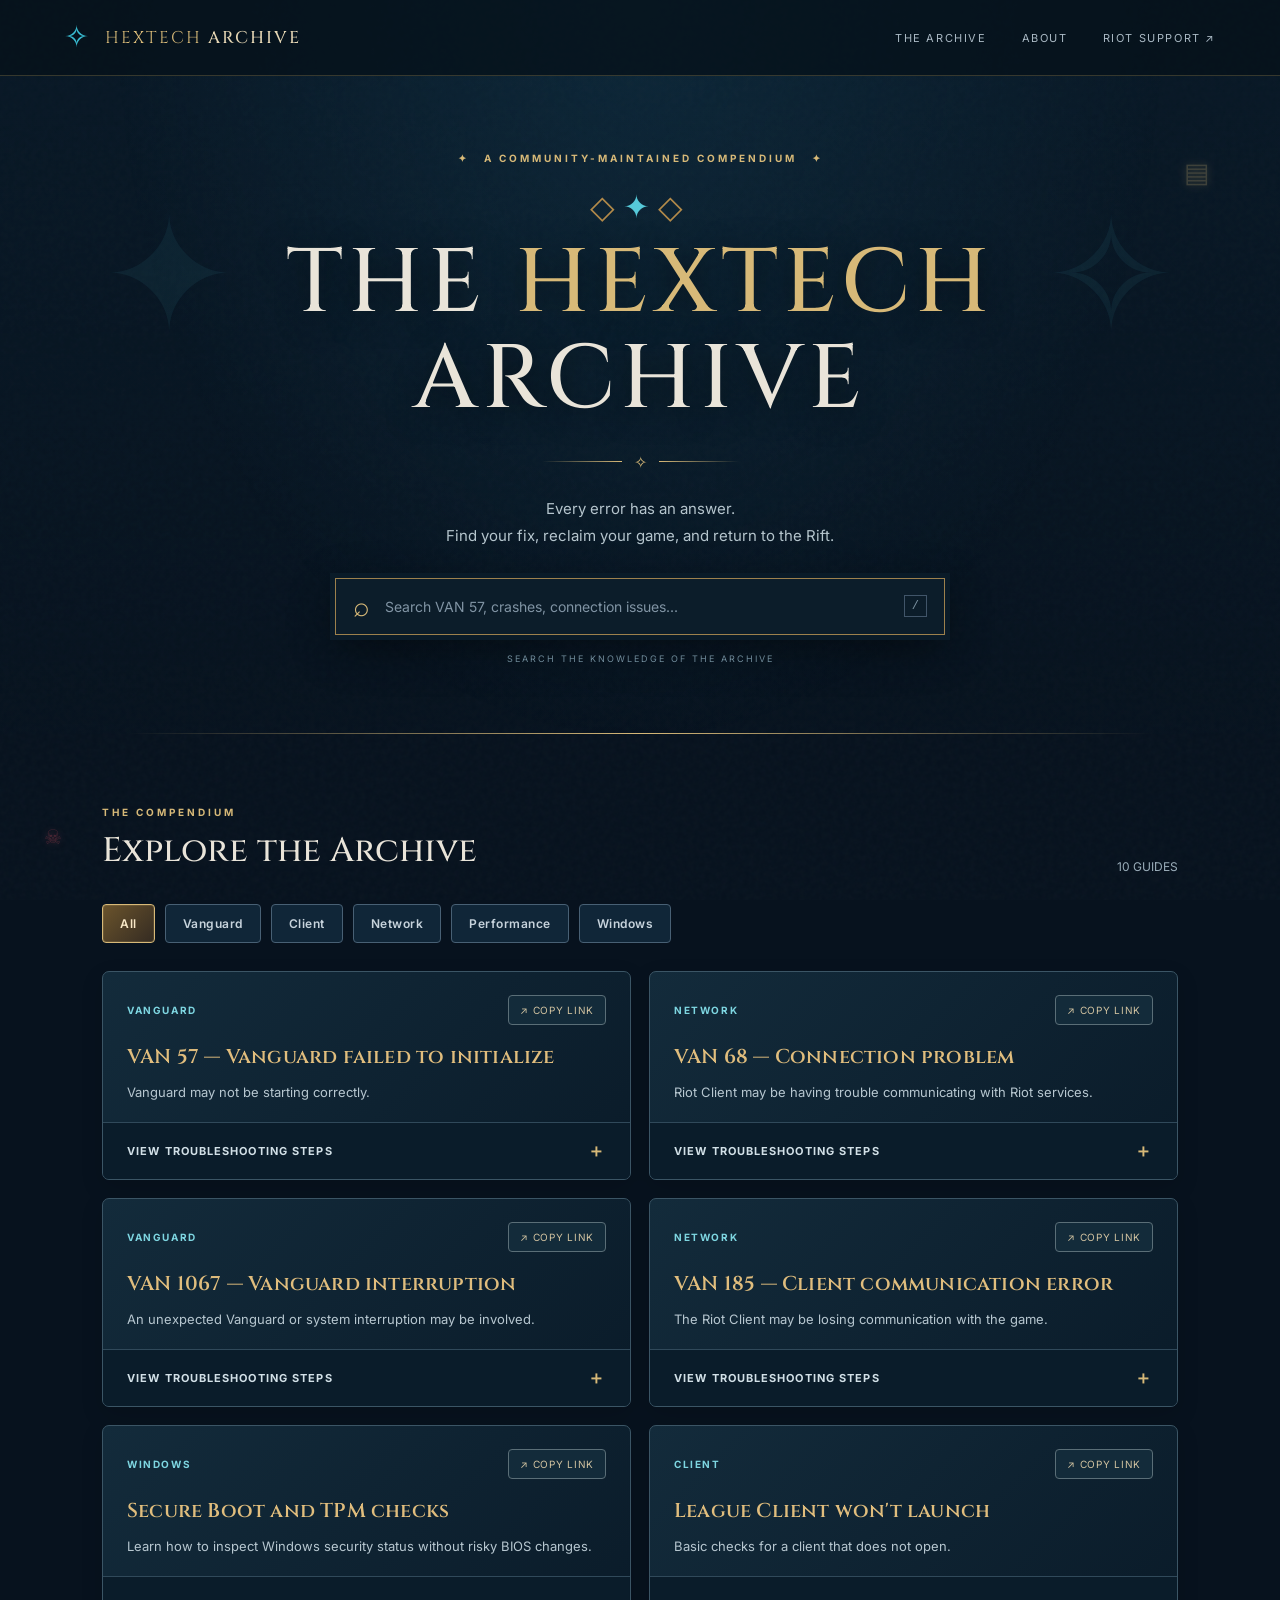
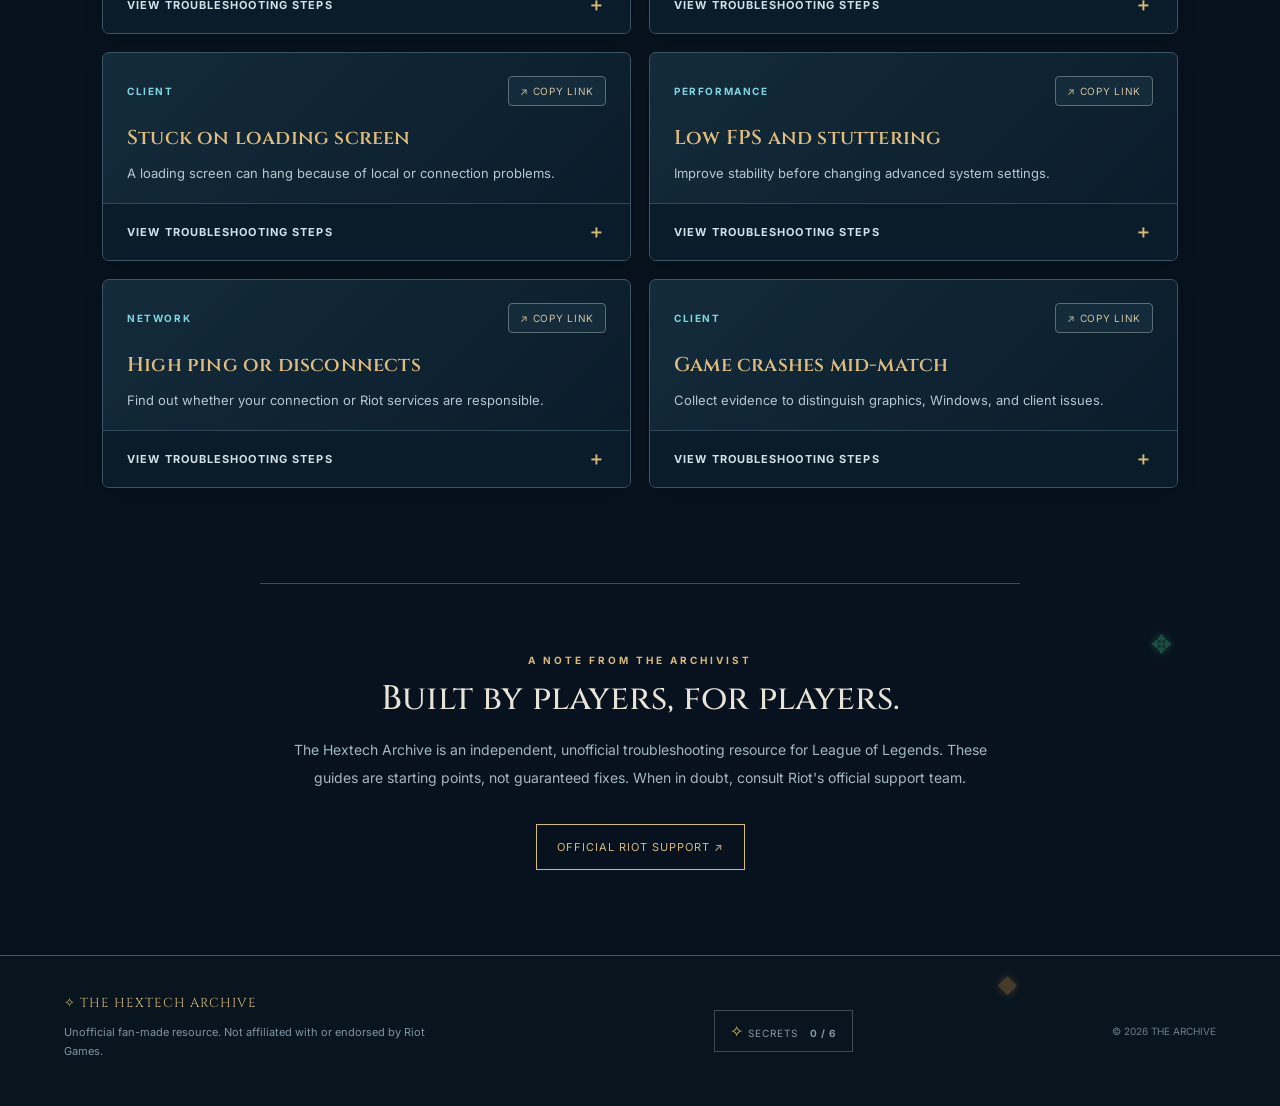
<file: index.html>
<!doctype html><html lang="en"><head><meta charset="utf-8"><meta name="viewport" content="width=device-width,initial-scale=1"><meta name="theme-color" content="#081421"><meta name="description" content="The Hextech Archive: an unofficial League of Legends troubleshooting library."><title>The Hextech Archive | League Troubleshooting</title><link rel="stylesheet" href="styles.css"></head><body><div class="grain"></div><header class="topbar"><a class="brand" href="#home" aria-label="The Hextech Archive home"><span class="brand-icon">✧</span><span>HEXTECH <b>ARCHIVE</b></span></a><nav><a href="#guides">THE ARCHIVE</a><a href="#about">ABOUT</a><a href="https://support-leagueoflegends.riotgames.com/" target="_blank" rel="noopener">RIOT SUPPORT ↗</a></nav></header><main id="home"><section class="hero"><div class="hero-decoration hero-left">✦</div><div class="hero-decoration hero-right">✧</div><div class="eyebrow">✦ &nbsp; A COMMUNITY-MAINTAINED COMPENDIUM &nbsp; ✦</div><div class="sigil" aria-hidden="true">◇<span>✦</span>◇</div><h1>THE <em>HEXTECH</em><br>ARCHIVE</h1><div class="ornament"><span></span>✧<span></span></div><p>Every error has an answer.<br>Find your fix, reclaim your game, and return to the Rift.</p><div class="searchbox"><span>⌕</span><input id="search" type="search" placeholder="Search VAN 57, crashes, connection issues..." aria-label="Search troubleshooting guides" autocomplete="off"><kbd>/</kbd></div><div class="hero-note">SEARCH THE KNOWLEDGE OF THE ARCHIVE</div></section><section id="guides" class="content"><div class="section-heading"><div><div class="eyebrow">THE COMPENDIUM</div><h2>Explore the Archive</h2></div><span id="articleCount" class="count"></span></div><div class="filters" id="filters" aria-label="Filter guides"></div><div id="results" class="results"></div><div id="empty" class="empty" hidden><h3>No scrolls found</h3><p>Try a different error code or keyword.</p></div></section><section class="about" id="about"><div class="eyebrow">A NOTE FROM THE ARCHIVIST</div><h2>Built by players, for players.</h2><p>The Hextech Archive is an independent, unofficial troubleshooting resource for League of Legends. These guides are starting points, not guaranteed fixes. When in doubt, consult Riot's official support team.</p><a href="https://support-leagueoflegends.riotgames.com/" target="_blank" rel="noopener" class="outline-link">OFFICIAL RIOT SUPPORT ↗</a></section></main><footer><div><span class="footer-brand">✧ THE HEXTECH ARCHIVE</span><p>Unofficial fan-made resource. Not affiliated with or endorsed by Riot Games.</p></div><button class="secrets" id="secrets" title="Some knowledge is hidden..." aria-label="Secrets discovered"><span>✧</span> SECRETS <strong id="secretCount">0 / 6</strong></button><span class="copyright">© <span id="year"></span> THE ARCHIVE</span></footer><div id="toast" role="status" aria-live="polite"></div><div id="secretModal" class="modal" hidden><div class="modal-inner"><button id="closeModal" class="close" aria-label="Close">×</button><div class="eyebrow">THE ARCHIVIST'S LEDGER</div><h2>Secrets of the Archive</h2><p>Six legends hide within these halls. Solve their riddles to awaken the Archive.</p><div id="secretSlots" class="secret-slots"></div><div id="riddles" class="riddles"></div><div id="finalEntry"></div><button id="resetProgress" class="danger-btn">↺ RESET ADVENTURE</button><small>Your discoveries are saved in this browser.</small></div></div><div id="puzzleModal" class="modal" hidden><div class="modal-inner puzzle-inner"><button id="closePuzzle" class="close" aria-label="Close puzzle">×</button><div class="eyebrow" id="puzzleEyebrow">SECRET CHAMBER</div><h2 id="puzzleTitle"></h2><p id="puzzleIntro"></p><div id="puzzleContent"></div><p id="puzzleStatus" aria-live="polite"></p></div></div>
<div id="revealModal" class="modal" hidden><div class="reveal-inner" id="revealInner"><button id="closeReveal" class="close" aria-label="Close champion reveal">×</button><div class="reveal-light"></div><img id="revealPortrait" alt="" loading="lazy"><div class="reveal-copy"><div class="eyebrow">✧ SECRET DISCOVERED ✧</div><h2 id="revealName"></h2><p id="revealTitle"></p><button id="revealContinue" class="gold-btn">CONTINUE THE ADVENTURE ↗</button></div></div></div>
<div id="finalModal" class="modal" hidden><div class="modal-inner final-inner"><button id="closeFinal" class="close" aria-label="Close Forbidden Archive">×</button><div class="eyebrow">✧ THE FORBIDDEN ARCHIVE ✧</div><h2 id="finalHeading">Six secrets. One final truth.</h2><p id="finalIntro">The Archive remembers every legend. Place their sigils in the order of their discovery.</p><div id="finalContent"></div><p id="finalStatus" aria-live="polite"></p></div></div>
<button id="pykeMark" class="world-secret pyke-mark" aria-label="Inspect the strange red mark" title="A name has been scratched here">☠</button><button id="viegoMark" class="world-secret viego-mark" aria-label="Inspect the green crack" title="The Black Mist stirs">✥</button><button id="ornnMark" class="world-secret ornn-mark" aria-label="Inspect the forge ember" title="A warm ember">◆</button><button id="gravesMark" class="world-secret graves-mark" aria-label="Inspect the wanted poster" title="Wanted">▤</button><button id="scuttle" class="scuttle" aria-label="Catch the wandering river scuttler" hidden>🦀</button><script src="script.js"></script></body></html>
</file>
<file: styles.css>
@import url('https://fonts.googleapis.com/css2?family=Cinzel:wght@400;500;600;700&family=Inter:wght@400;500;600;700&display=swap');
:root{--bg:#07121e;--panel:#0d2030;--panel2:#12283a;--gold:#c9a568;--muted:#96a9b7;--line:#38516a;--blue:#39bdd2;--cream:#f1e8d7}*{box-sizing:border-box}html{scroll-behavior:smooth}body{margin:0;background:var(--bg);color:var(--cream);font-family:Inter,Arial,sans-serif;min-height:100vh}body:before{content:"";position:fixed;inset:0;pointer-events:none;background:radial-gradient(ellipse at 50% 0%,#143a50 0%,transparent 58%);opacity:.55}.grain{position:fixed;inset:0;pointer-events:none;opacity:.08;background-image:url("data:image/svg+xml,%3Csvg viewBox='0 0 180 180' xmlns='http://www.w3.org/2000/svg'%3E%3Cfilter id='n'%3E%3CfeTurbulence type='fractalNoise' baseFrequency='.9' numOctaves='3' stitchTiles='stitch'/%3E%3C/filter%3E%3Crect width='100%25' height='100%25' filter='url(%23n)' opacity='.35'/%3E%3C/svg%3E")}a{color:inherit;text-decoration:none}button,input{font:inherit}.topbar{height:76px;padding:0 max(5vw,22px);border-bottom:1px solid #b99b5b45;display:flex;align-items:center;justify-content:space-between;position:relative;z-index:2;background:#07131dd9}.brand{font-family:Cinzel,serif;font-size:17px;letter-spacing:2px;color:var(--gold);display:flex;align-items:center;gap:14px}.brand b{color:#e6d7b5;font-weight:500}.brand-icon{font-size:30px;color:var(--blue)}nav{display:flex;gap:35px;font-size:11px;letter-spacing:1.6px;color:#aab9c4}nav a:hover{color:var(--gold)}.hero{min-height:540px;padding:76px 20px 70px;text-align:center;position:relative;overflow:hidden;background:linear-gradient(180deg,#0d273850,#08162230)}.hero:after{content:"";position:absolute;bottom:0;left:10%;right:10%;height:1px;background:linear-gradient(90deg,transparent,var(--gold),transparent)}.hero-decoration{position:absolute;font-size:160px;color:#4aa7c315;top:100px}.hero-left{left:8%}.hero-right{right:8%}.eyebrow{font-size:10px;letter-spacing:3px;font-weight:700;color:var(--gold)}.sigil{font-family:Cinzel,serif;color:#b28a4a;font-size:32px;margin:23px 0 6px;letter-spacing:8px}.sigil span{color:#56c9d9}h1,h2,h3{font-family:Cinzel,Georgia,serif;font-weight:500}h1{font-size:clamp(43px,7.5vw,90px);line-height:1.07;letter-spacing:5px;margin:0;text-shadow:0 5px 30px #0008}h1 em{font-style:normal;color:var(--gold)}.ornament{display:flex;align-items:center;justify-content:center;gap:12px;color:var(--gold);margin:23px auto}.ornament span{width:80px;height:1px;background:linear-gradient(90deg,transparent,var(--gold))}.ornament span:last-child{transform:rotate(180deg)}.hero p{font-size:15px;color:#b5c5cd;line-height:1.8;margin:0 0 29px}.searchbox{max-width:610px;margin:auto;background:#0c1d2a;border:1px solid #9d814d;box-shadow:0 0 0 5px #0a1b28,0 12px 45px #0007;display:flex;align-items:center;height:57px;padding:0 17px;gap:13px}.searchbox:focus-within{border-color:#4ac8d9}.searchbox>span{font-size:28px;color:var(--gold)}.searchbox input{width:100%;border:0;outline:0;background:transparent;color:white;font-size:14px;min-width:0}.searchbox input::placeholder{color:#8194a4}.searchbox kbd{font-size:12px;border:1px solid #415569;padding:3px 7px;color:#7e95a3}.hero-note{margin-top:18px;font-size:9px;letter-spacing:2px;color:#718c9b}.content{max-width:1120px;margin:auto;padding:72px 22px 95px;position:relative}.section-heading{display:flex;align-items:end;justify-content:space-between;margin-bottom:30px}.section-heading h2,.about h2{font-size:34px;margin:10px 0 0}.count{color:var(--muted);font-size:12px}.filters{display:flex;gap:10px;flex-wrap:wrap;margin-bottom:28px}.filter{cursor:pointer;border:1px solid #355168;color:#a9b8c2;background:#102433;padding:12px 17px;font-size:12px;letter-spacing:.5px;transition:.2s}.filter:hover,.filter.active{border-color:var(--gold);color:#f5e7c8;background:#253141}.results{display:grid;grid-template-columns:repeat(2,minmax(0,1fr));gap:14px}.article{border:1px solid #33495b;background:linear-gradient(125deg,#122a3b,#0c1e2c);position:relative;transition:border-color .2s}.article:hover,.article.open{border-color:#b3945a}.article button.head{cursor:pointer;width:100%;background:transparent;border:0;color:inherit;text-align:left;padding:24px;display:flex;align-items:center;justify-content:space-between;gap:15px}.tag{font-size:10px;color:var(--blue);letter-spacing:1.4px;font-weight:700}.article h3{font-size:18px;margin:10px 0 7px;line-height:1.4}.summary{color:#9fb0bc;font-size:12px;line-height:1.6;margin:0}.chevron{color:var(--gold);font-size:25px}.answer{border-top:1px solid #344e60;padding:0 24px 24px;color:#c4d1d8;font-size:13px;line-height:1.85}.answer h4{color:var(--gold);font-size:12px;letter-spacing:1px;margin:20px 0 6px}.answer ol{padding-left:20px;margin:8px 0}.answer li{margin:8px 0}.answer code{color:#76d6e1;background:#061723;padding:2px 5px;overflow-wrap:anywhere}.answer .warning{border-left:2px solid var(--gold);padding:9px 12px;background:#c8a56812;color:#e3cfa6}.answer a{color:#6dd2df;text-decoration:underline}.copy-link{margin-top:16px;border:1px solid #8b784f;background:transparent;color:var(--gold);padding:10px 14px;cursor:pointer;font-size:11px;letter-spacing:1px}.copy-link:hover{background:#8b784f24}.empty{padding:50px;text-align:center;color:var(--muted)}.about{border-top:1px solid #4c4937;text-align:center;padding:70px 20px 85px;max-width:760px;margin:auto;position:relative}.about p{font-size:14px;line-height:2;color:#a5b6c2}.outline-link{display:inline-block;margin-top:18px;padding:15px 20px;border:1px solid var(--gold);color:var(--gold);font-size:11px;letter-spacing:1px}footer{border-top:1px solid #5b503b;background:#08141e;display:flex;align-items:center;justify-content:space-between;gap:24px;padding:35px 5%;position:relative;flex-wrap:wrap}.footer-brand{font-family:Cinzel,serif;letter-spacing:1px;color:var(--gold);font-size:13px}footer p{font-size:11px;color:#8194a1;max-width:390px;line-height:1.7}.secrets{background:transparent;border:1px solid #3d4c54;color:#8598a5;padding:10px 15px;cursor:pointer;letter-spacing:1px;font-size:10px}.secrets:hover{color:var(--gold);border-color:var(--gold)}.secrets span{color:var(--gold);font-size:16px}.secrets strong{margin-left:8px}.copyright{font-size:10px;color:#687d89}.modal{position:fixed;inset:0;background:#02090dd9;z-index:10;display:grid;place-items:center;padding:20px}.modal[hidden]{display:none}.modal-inner{background:#0e2332;border:1px solid var(--gold);max-width:480px;width:100%;padding:42px;text-align:center;position:relative;box-shadow:0 0 80px #1b8da522}.modal-inner h2{color:var(--cream)}.modal-inner p,.modal-inner small{color:var(--muted);line-height:1.8}.close{position:absolute;right:14px;top:10px;background:none;border:0;color:var(--gold);font-size:25px;cursor:pointer}.secret-slots{display:flex;justify-content:center;gap:10px;margin:25px 0}.secret-slots span{border:1px solid #695d41;padding:14px;color:var(--gold)}#toast{position:fixed;bottom:24px;right:24px;z-index:20;background:#173444;color:#f4e5c6;border:1px solid var(--gold);padding:14px 20px;box-shadow:0 8px 30px #0008;opacity:0;transform:translateY(15px);transition:.3s;pointer-events:none;font-size:13px}#toast.show{opacity:1;transform:translateY(0)}.cosmic{animation:cosmic 3s ease}@keyframes cosmic{50%{filter:hue-rotate(95deg) brightness(1.4)}}@media(max-width:740px){nav{gap:13px}nav a{font-size:9px}nav a:last-child{display:none}.brand{font-size:12px;letter-spacing:1px}.brand-icon{font-size:22px}.topbar{height:64px}.hero{min-height:510px;padding-top:70px}h1{letter-spacing:2px}.results{grid-template-columns:1fr}.section-heading h2{font-size:27px}.article button.head{padding:20px}.answer{padding:0 20px 20px}footer{align-items:start;flex-direction:column}}

/* Archive refinement v1.1 — typography, article hierarchy, and custom controls */
:root{--cream:#e9e4d9;--gold:#d7b978;--muted:#9aadb9}
.filters .filter{appearance:none;border:1px solid #486074;border-radius:4px;background:#102638;color:#c7d3dc;padding:11px 17px;font-size:12px;font-weight:600;cursor:pointer;transition:background .18s,border-color .18s,color .18s}
.filters .filter:hover{background:#193449;border-color:#8eabbb;color:#fff}
.filters .filter.active{background:linear-gradient(135deg,#6b542c,#342b22);border-color:#d7b978;color:#f8e8c7;box-shadow:inset 0 0 0 1px #d7b97825}
.results{gap:18px}
.results .article{border:1px solid #3b5565;border-radius:7px;overflow:hidden;background:linear-gradient(135deg,#132b3b,#0a1b29);box-shadow:0 8px 22px #0002}
.results .article:hover{border-color:#9e8759}
.article-header{padding:23px 24px 19px}
.article-meta{display:flex;align-items:center;justify-content:space-between;gap:12px;margin-bottom:17px}
.article .tag{color:#7ed6e1;font-size:10px;font-weight:700;letter-spacing:1.6px}
.article .copy-link{margin:0;border:1px solid #5a6e77;border-radius:4px;background:#132b3a;color:#d2c3a1;padding:8px 11px;font-size:10px;letter-spacing:.7px}
.article .copy-link:hover{background:#274155;border-color:var(--gold);color:#fff}
.article h3{color:#e0bd7d;font-family:Cinzel,Georgia,serif;font-size:20px;font-weight:600;line-height:1.45;letter-spacing:.2px;margin:0 0 10px}
.article .summary{font-size:13px;color:#b7c7d0;line-height:1.7}
.guide-details{border-top:1px solid #30495a;background:#0a1c2a}
.guide-details>summary{list-style:none;display:flex;align-items:center;justify-content:space-between;gap:12px;cursor:pointer;padding:16px 24px;color:#d2e0e7;font-size:11px;font-weight:700;letter-spacing:1.1px;transition:background .2s}
.guide-details>summary::-webkit-details-marker{display:none}
.guide-details>summary:hover{background:#173246;color:#fff}
.guide-details[open]>summary{color:#d7b978;background:#152b3a}
.guide-details .chevron{font-size:18px;color:#d7b978}
.guide-details[open] .chevron{transform:rotate(45deg)}
.guide-details .answer{border:0;padding:5px 24px 25px;color:#c0d0d8;font-size:13px;line-height:1.85}
.guide-details .answer h4{font-size:11px;color:#d7b978;letter-spacing:1.6px}
.guide-details .answer li{padding-left:6px;margin:12px 0}
.guide-details .answer li::marker{color:#d7b978;font-weight:700}
.guide-details .answer a{display:inline-block;margin-top:9px;color:#79d8e5}
.secret-slots .found{background:#283d44;border-color:#bda46a}
@media(max-width:740px){.article-header{padding:20px}.guide-details>summary{padding:16px 20px}.guide-details .answer{padding:5px 20px 20px}.article h3{font-size:18px}}

/* v1.2: optional secret puzzles and a playful wandering Scuttle */
.riddles{display:grid;gap:10px;margin:20px 0;text-align:left}
.riddle{border:1px solid rgba(200,170,110,.28);background:rgba(8,20,33,.68);padding:13px 16px;border-radius:7px}
.riddle-head{display:flex;justify-content:space-between;gap:12px;color:#c8aa6e;font-size:.8rem;letter-spacing:.05em}
.riddle p{color:#b9b4a7;font-size:.88rem;line-height:1.6;margin:8px 0 0;font-style:italic}
.scuttle{position:fixed;z-index:35;border:1px solid #c8aa6e;border-radius:50%;background:#102738;box-shadow:0 0 16px #23b9cc88;width:56px;height:56px;font-size:29px;cursor:pointer;transition:left .19s ease,top .19s ease,transform .2s}
.scuttle:hover{transform:rotate(-12deg) scale(1.1)}
.scuttle[hidden]{display:none}
@media(max-width:600px){.riddle-head{font-size:.72rem}.scuttle{width:48px;height:48px;font-size:25px}}

/* v1.3 constellation discovery */
.star-trigger{display:block;margin:8px auto 0;background:transparent;border:0;color:#8bd8ee;font-size:18px;cursor:pointer;text-shadow:0 0 12px #31c9e7;transition:transform .2s,opacity .2s;opacity:.6}
.star-trigger:hover,.star-trigger:focus-visible{opacity:1;transform:scale(1.35)}
.star-inner{max-width:560px!important}
.star-field{height:300px;max-width:440px;margin:18px auto;position:relative;border:1px solid #4b6680;border-radius:12px;background:radial-gradient(ellipse at 50% 45%,#173454,#071321 75%);box-shadow:inset 0 0 35px #0008;overflow:hidden}
.star-field:before{content:'✦    ·     ✧      ·     ✦       ·      ✧';position:absolute;top:18%;left:5%;font-size:12px;letter-spacing:19px;color:#b7e6ff55;pointer-events:none}
#starLines{position:absolute;inset:0;width:100%;height:100%;pointer-events:none}
.constellation-star{position:absolute;transform:translate(-50%,-50%);border:1px solid #a6d5e5;border-radius:50%;background:#14324a;color:#e5faff;width:38px;height:38px;font-size:15px;cursor:pointer;box-shadow:0 0 15px #3ab9e47a}
.constellation-star.connected{background:#c8aa6e;color:#071321;box-shadow:0 0 20px #c8aa6e}
.star-field.complete{box-shadow:inset 0 0 35px #51d9ee55,0 0 25px #51d9ee66}
.star-reset{background:#11283b;color:#e7d8b5;border:1px solid #c8aa6e;border-radius:6px;padding:10px 15px;cursor:pointer}
#starStatus{text-align:center;color:#d5c7a9}
/* v2 · The Six Legends */
body.modal-open{overflow:hidden}
.modal{z-index:60;overflow-y:auto;align-items:safe center}
.modal-inner{max-height:min(92vh,900px);overflow-y:auto;scrollbar-color:#745f3b #0e2332}
#secretModal .modal-inner{max-width:670px;text-align:left}
#secretModal .modal-inner>h2,#secretModal .modal-inner>.eyebrow{text-align:center}
#secretModal .modal-inner>p{text-align:center}
#secretModal .modal-inner>small{display:block;text-align:center;margin-top:15px}
.secret-slots{flex-wrap:wrap}
.secret-slots span{min-width:42px;text-align:center;border-radius:5px}
.riddle-head{align-items:center;flex-wrap:wrap}
.riddle-head span:last-child{font-size:10px;color:#a6c2c6}
.hint-toggle,.subtle-btn{border:1px solid #5a7481;background:#102b3c;color:#a7d8e4;padding:8px 11px;margin-top:10px;border-radius:4px;cursor:pointer;font-size:10px;letter-spacing:1px}
.hint-toggle:hover,.subtle-btn:hover{border-color:var(--gold);color:var(--gold)}
.riddle .hint-text{color:#8ee3dc;background:#14383b;padding:12px;border-left:2px solid #5ad9c3;font-style:normal}
.gold-btn{border:1px solid #ebca80;background:linear-gradient(130deg,#785c32,#392d21);color:#fff2d5;padding:12px 18px;border-radius:5px;cursor:pointer;letter-spacing:1px;font-size:11px;font-weight:700;transition:transform .2s,box-shadow .2s}
.gold-btn:hover{transform:translateY(-2px);box-shadow:0 5px 25px #c8a56855}
.danger-btn{border:1px solid #785153;background:#24191f;color:#efb6a8;padding:11px 15px;border-radius:5px;cursor:pointer;display:block;margin:20px auto 0;font-size:11px;letter-spacing:1px}
.danger-btn:hover{background:#4a2529}
.final-call{text-align:center;border:1px solid #c8a568;margin:24px 0 0;padding:24px;background:radial-gradient(ellipse at center,#394334,#0d1b23 78%);border-radius:8px;animation:finalGlow 4s ease-in-out infinite}
.final-call h3{color:#f5dca3}
@keyframes finalGlow{50%{box-shadow:0 0 32px #c8a56855}}
.world-secret{position:absolute;z-index:3;border:0;background:transparent;cursor:pointer;font-size:20px;opacity:.25;filter:drop-shadow(0 0 4px currentColor);transition:opacity .25s,transform .25s}
.world-secret:hover,.world-secret:focus-visible{opacity:1;transform:scale(1.25)}
.viego-mark{color:#5bffb2;bottom:35px;right:8%;font-size:25px}
.pyke-mark{color:#ff5a6d;left:3%;top:110px}
.ornn-mark{color:#ffab4f;right:10%;top:20px}
.graves-mark{color:#dbbb77;right:6%;top:22px;font-size:27px}
/* Position each secret in a different region of the existing page. */
#viegoMark{position:absolute;top:auto;bottom:auto;left:auto;right:8%;margin-top:0}
#pykeMark{position:absolute;top:auto;bottom:auto;left:3%;right:auto}
#ornnMark{position:absolute;top:auto;bottom:auto;left:auto;right:20%}
#gravesMark{position:absolute;top:auto;bottom:auto;left:auto;right:5%}
/* JS will place these at their themed section coordinates, independent of page length. */
.puzzle-inner{max-width:600px;text-align:center}
.puzzle-inner h2{color:#e9c98a}
#puzzleStatus,#finalStatus{min-height:24px;color:#83d6de;font-size:13px}
.mini-caption{font-size:12px;color:#b3c2c7}
.heart-board{height:170px;display:grid;place-items:center;position:relative;border:1px solid #3a735d;border-radius:10px;background:radial-gradient(circle,#184e3b,#071e22 65%);margin:18px 0}
.heart-target{font-size:112px;color:rgba(99,255,175,calc(.12 + var(--heart-fill,0) * .8));text-shadow:0 0 calc(4px + var(--heart-fill,0) * 35px) #5ff7a8;transition:all .4s;animation:heartBeat 2s ease-in-out infinite}
.heart-board.restored{box-shadow:0 0 65px #53ffa05e}
@keyframes heartBeat{50%{transform:scale(1.09)}}
.fragment-row,.forge-tools,.chest-dials,.reward-actions{display:flex;gap:12px;justify-content:center;flex-wrap:wrap}
.heart-piece,.forge-tool,.chest-dial{min-width:66px;min-height:55px;border:1px solid #5f9e85;border-radius:7px;background:#14352e;color:#b9ffdb;cursor:pointer;font-size:19px;transition:transform .2s,box-shadow .2s}
.heart-piece:hover,.forge-tool:hover,.chest-dial:hover{transform:translateY(-3px);box-shadow:0 0 17px #5affac66}
.heart-piece.placed,.forge-tool.used{opacity:.5;cursor:default}
.pyke-list{border:1px solid #6d3441;background:linear-gradient(135deg,#1d1d24,#112d31);padding:20px 14px;display:grid;gap:12px;border-radius:5px;margin:18px 0}
.pyke-name{border:1px solid #5a4745;background:#241d25;color:#f1a8a6;cursor:pointer;padding:14px;display:flex;align-items:center;justify-content:space-between;gap:10px;letter-spacing:1px}
.pyke-name small{font-size:9px;color:#e5b66e}
.pyke-name.struck span{text-decoration:line-through;text-decoration-color:#e2445a;text-decoration-thickness:3px;opacity:.55}
.forge-anvil{height:155px;display:flex;align-items:center;justify-content:center;position:relative;font-size:84px;color:#ffc57d;background:radial-gradient(ellipse,#5b3023,#1c1e25 70%);border-radius:8px;margin:18px 0;transition:filter .5s}
.forge-fire{font-size:45px;position:absolute;bottom:3px;right:30%;animation:forgeFire 1.5s infinite alternate}
@keyframes forgeFire{to{transform:translateY(-8px) scale(1.12)}}
.forge-anvil.forged{filter:brightness(2.1) drop-shadow(0 0 20px #ffb861)}
.forge-tool{border-color:#bc7d50;background:#35231d;color:#ffd3a3;font-size:13px;padding:12px}
.treasure-chest{border:3px solid #967144;border-radius:15px;background:linear-gradient(#604222 0 28%,#2b241b 28%);padding:24px 16px;margin:18px 0;box-shadow:inset 0 0 30px #000b,0 10px 30px #0008}
.chest-lid{color:#e4c88c;font-family:Cinzel,serif;font-size:16px;letter-spacing:2px;margin-bottom:22px}
.chest-dial{border-color:#c8a568;background:#171f25;color:#f3d28d;font-size:27px}
.chest-key{color:#ddcba4;font-size:12px;line-height:1.8;margin-top:22px}
.treasure-chest.unlocked{box-shadow:0 0 65px #ffd55b99,inset 0 0 35px #ffc43a55;animation:chestOpen 1s ease}
@keyframes chestOpen{50%{transform:scale(1.04);filter:brightness(1.8)}}
.shake{animation:shake .35s ease}
@keyframes shake{20%,60%{transform:translateX(-7px)}40%,80%{transform:translateX(7px)}}
#revealModal{background:#01060af2}
.reveal-inner{--reveal-color:#58cbdc;position:relative;width:min(780px,95vw);min-height:420px;overflow:hidden;border:1px solid var(--reveal-color);background:radial-gradient(ellipse at 60% 40%,color-mix(in srgb,var(--reveal-color) 26%,#071421),#071421 70%);box-shadow:0 0 85px color-mix(in srgb,var(--reveal-color) 36%,transparent);display:flex;align-items:center;justify-content:space-evenly;padding:35px;gap:24px}
.reveal-inner .close{z-index:4}
.reveal-inner img{height:360px;max-width:43%;object-fit:cover;object-position:top center;mask-image:linear-gradient(to bottom,#000 78%,transparent);filter:drop-shadow(0 0 28px var(--reveal-color));z-index:1}
.reveal-copy{position:relative;z-index:2;max-width:350px;text-align:center}
.reveal-copy h2{font-size:clamp(36px,6vw,65px);color:var(--reveal-color);font-family:Cinzel,serif;margin:18px 0;text-shadow:0 0 22px var(--reveal-color)}
.reveal-copy p{color:#eee1ca;font-size:15px;line-height:1.8;margin-bottom:28px}
.reveal-light{position:absolute;inset:-50%;pointer-events:none;background:conic-gradient(from 30deg,transparent 0 25%,color-mix(in srgb,var(--reveal-color) 35%,transparent) 40%,transparent 50% 80%,color-mix(in srgb,var(--reveal-color) 20%,transparent) 90%);animation:revealSpin 9s linear infinite}
@keyframes revealSpin{to{transform:rotate(360deg)}}
#revealModal.animate .reveal-inner{animation:revealPop .7s cubic-bezier(.16,1,.3,1)}
#revealModal.animate .reveal-copy{animation:revealCopy .85s ease both}
@keyframes revealPop{from{opacity:0;transform:scale(.8);filter:blur(12px)}to{opacity:1;transform:scale(1);filter:blur(0)}}
@keyframes revealCopy{from{opacity:0;transform:translateY(25px)}to{opacity:1;transform:translateY(0)}}
.final-inner{max-width:680px}
.final-core{font-size:100px;color:#70e0ef;text-shadow:0 0 25px #4cc9df;animation:heartBeat 2s infinite}
.final-core.awaken{animation:finalAwaken 1.5s ease forwards}
@keyframes finalAwaken{50%{transform:scale(1.8) rotate(90deg);filter:brightness(2)}to{transform:scale(1);filter:brightness(3)}}
.final-progress{display:flex;justify-content:center;gap:9px;margin:14px auto 22px}
.final-progress span{border:1px solid #886e46;padding:10px;min-width:37px;color:#f5d28a}
.final-sigils{display:grid;grid-template-columns:repeat(3,1fr);gap:10px;max-width:430px;margin:auto}
.final-sigil{display:flex;flex-direction:column;align-items:center;gap:6px;padding:15px 8px;border:1px solid #b39861;border-radius:6px;background:#142b35;color:#f5db9e;cursor:pointer;font-size:28px}
.final-sigil small{font-size:11px;color:#b9cad0}
.final-sigil:disabled{opacity:.35;cursor:default}
.victory-emblem{font-size:100px;color:#f6d384;text-shadow:0 0 40px #e8c05c;animation:heartBeat 3s infinite}
.legend-title{color:#e8c88c;font-size:25px}
.reward-actions{margin-top:20px}
body.legendary{--bg:#0d0d0b;--panel:#211c14;--panel2:#292217;--gold:#f0c879;--blue:#e0a85c;--line:#705734}
body.legendary .topbar,body.legendary footer{background:#100f0d}
body.legendary .hero{background:radial-gradient(ellipse at top,#5c421b55,#080909 68%)}
body.legendary .article{background:linear-gradient(135deg,#292219,#111515);border-color:#75603d}
body.legendary .searchbox{background:#201c16;border-color:#e6b65c}
@media(max-width:600px){.modal{padding:12px}.modal-inner{padding:36px 20px 22px;max-height:94vh}.reveal-inner{flex-direction:column;min-height:380px;padding:38px 15px 24px}.reveal-inner img{height:210px;max-width:70%}.reveal-copy h2{margin:8px 0;font-size:36px}.reveal-copy p{margin:8px 0 20px}.secret-slots{gap:5px}.secret-slots span{padding:9px}.riddle-head{font-size:11px}.pyke-name{padding:12px 8px;font-size:12px}.pyke-name small{font-size:8px}.final-sigils{gap:6px}.final-sigil{font-size:23px}.final-sigil small{font-size:9px}}
@media(prefers-reduced-motion:reduce){*,*:before,*:after{animation-duration:.01ms!important;animation-iteration-count:1!important;transition-duration:.01ms!important;scroll-behavior:auto!important}}
</file>
